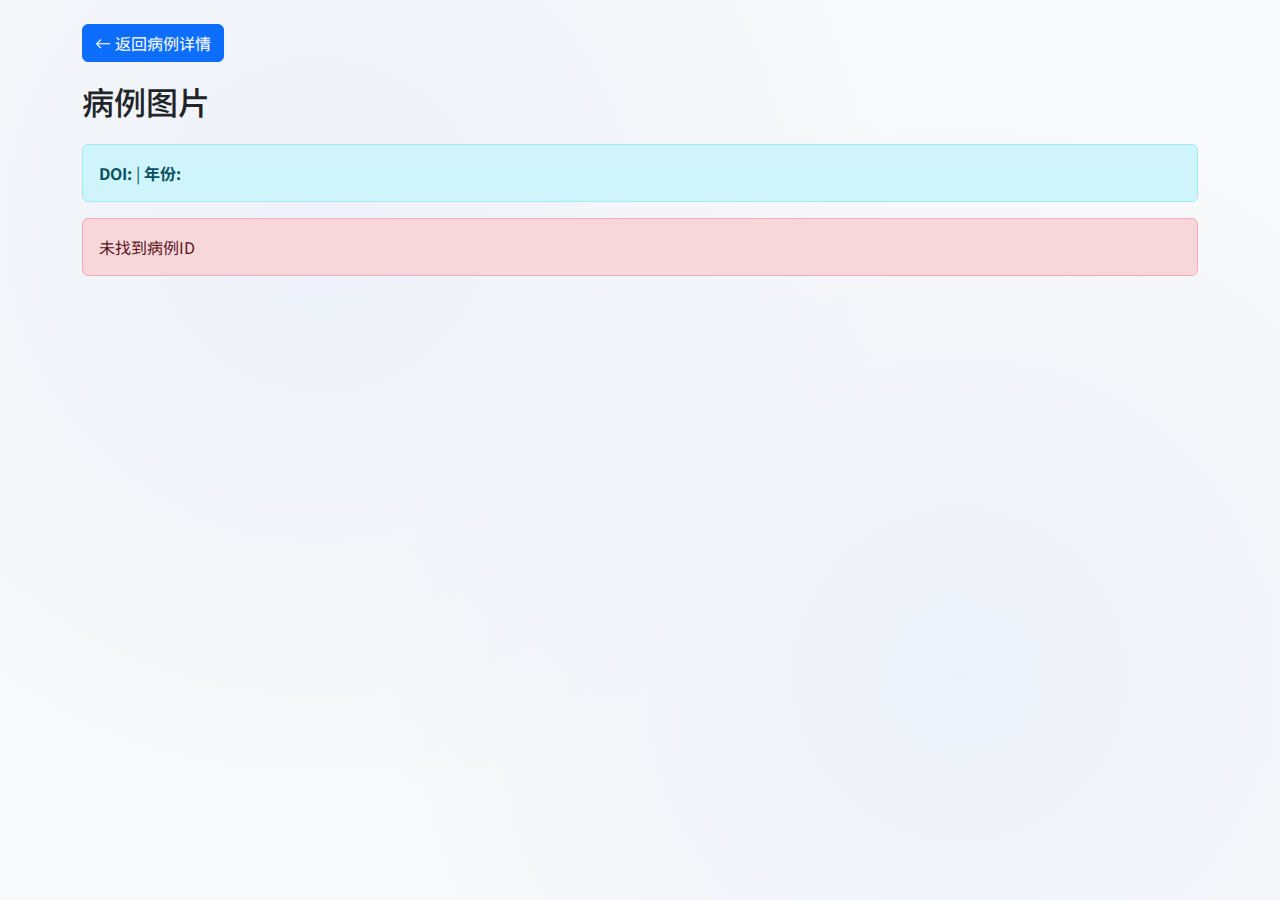
<file: case-images.html>
<!DOCTYPE html>
<html lang="zh-CN">
<head>
    <meta charset="UTF-8">
    <meta name="viewport" content="width=device-width, initial-scale=1.0">
    <title>TAVI病例图片</title>
    <link href="https://fonts.googleapis.com/css2?family=Noto+Sans+SC:wght@400;500;700&display=swap" rel="stylesheet">
    <link href="https://cdn.jsdelivr.net/npm/bootstrap@5.3.0-alpha1/dist/css/bootstrap.min.css" rel="stylesheet">
    <link rel="stylesheet" href="https://cdn.jsdelivr.net/npm/bootstrap-icons@1.10.0/font/bootstrap-icons.css">
    <link rel="stylesheet" href="styles.css">
    <style>
        .image-container {
            margin-bottom: 30px;
            border: 1px solid #ddd;
            border-radius: 5px;
            padding: 15px;
            background-color: #f8f9fa;
        }
        .case-image {
            max-width: 100%;
            height: auto;
            margin-bottom: 10px;
            border-radius: 5px;
        }
        .image-caption {
            font-style: italic;
            color: #555;
            margin-top: 10px;
        }
        .back-button {
            margin-bottom: 20px;
        }
    </style>
</head>
<body>
    <div class="container mt-4">
        <div class="row">
            <div class="col-12">
                <button class="btn btn-primary back-button" onclick="window.close()">
                    <i class="bi bi-arrow-left"></i> 返回病例详情
                </button>
                <h2 class="mb-4" id="case-title">病例图片</h2>
                <div class="alert alert-info">
                    <strong>DOI:</strong> <span id="case-doi"></span> | 
                    <strong>年份:</strong> <span id="case-year"></span>
                </div>
                <div id="images-container">
                    <!-- 图片将通过JavaScript动态加载 -->
                </div>
            </div>
        </div>
    </div>

    <script src="data.js"></script>
    <script>
        document.addEventListener('DOMContentLoaded', () => {
            // 从URL获取病例ID
            const urlParams = new URLSearchParams(window.location.search);
            const caseId = parseInt(urlParams.get('id'));
            
            if (!caseId) {
                document.getElementById('images-container').innerHTML = '<div class="alert alert-danger">未找到病例ID</div>';
                return;
            }
            
            // 查找病例
            const caseItem = taviCases.find(item => item.id === caseId);
            if (!caseItem) {
                document.getElementById('images-container').innerHTML = '<div class="alert alert-danger">未找到病例数据</div>';
                return;
            }
            
            // 更新页面标题和信息
            document.getElementById('case-title').textContent = `病例 #${caseId} 图片`;
            document.getElementById('case-doi').textContent = caseItem.doi || 'N/A';
            document.getElementById('case-year').textContent = caseItem.year || 'N/A';
            
            // 检查是否有图片
            if (!caseItem.Files || !caseItem.Files.Images || caseItem.Files.Images.length === 0) {
                document.getElementById('images-container').innerHTML = '<div class="alert alert-warning">该病例没有图片</div>';
                return;
            }
            
            // 渲染图片
            const imagesContainer = document.getElementById('images-container');
            caseItem.Files.Images.forEach((image, index) => {
                const imageDiv = document.createElement('div');
                imageDiv.className = 'image-container';
                
                // 创建图片元素
                const img = document.createElement('img');
                img.src = `file:///${image.path}`;
                img.alt = `病例图片 ${index + 1}`;
                img.className = 'case-image';
                
                // 添加错误处理
                img.onerror = function() {
                    // 创建错误提示
                    const errorDiv = document.createElement('div');
                    errorDiv.className = 'alert alert-warning';
                    errorDiv.innerHTML = `
                        <strong>图片无法加载</strong><br>
                        路径: ${image.path}<br>
                        <small>由于浏览器安全限制，可能无法直接显示本地图片。</small>
                    `;
                    
                    // 替换图片元素
                    this.parentNode.replaceChild(errorDiv, this);
                };
                
                // 创建图注元素
                const caption = document.createElement('p');
                caption.className = 'image-caption';
                caption.textContent = `${image.caption || '无图注'}`;
                
                // 添加到容器
                imageDiv.appendChild(img);
                imageDiv.appendChild(caption);
                imagesContainer.appendChild(imageDiv);
            });
        });
    </script>
</body>
</html>
</file>
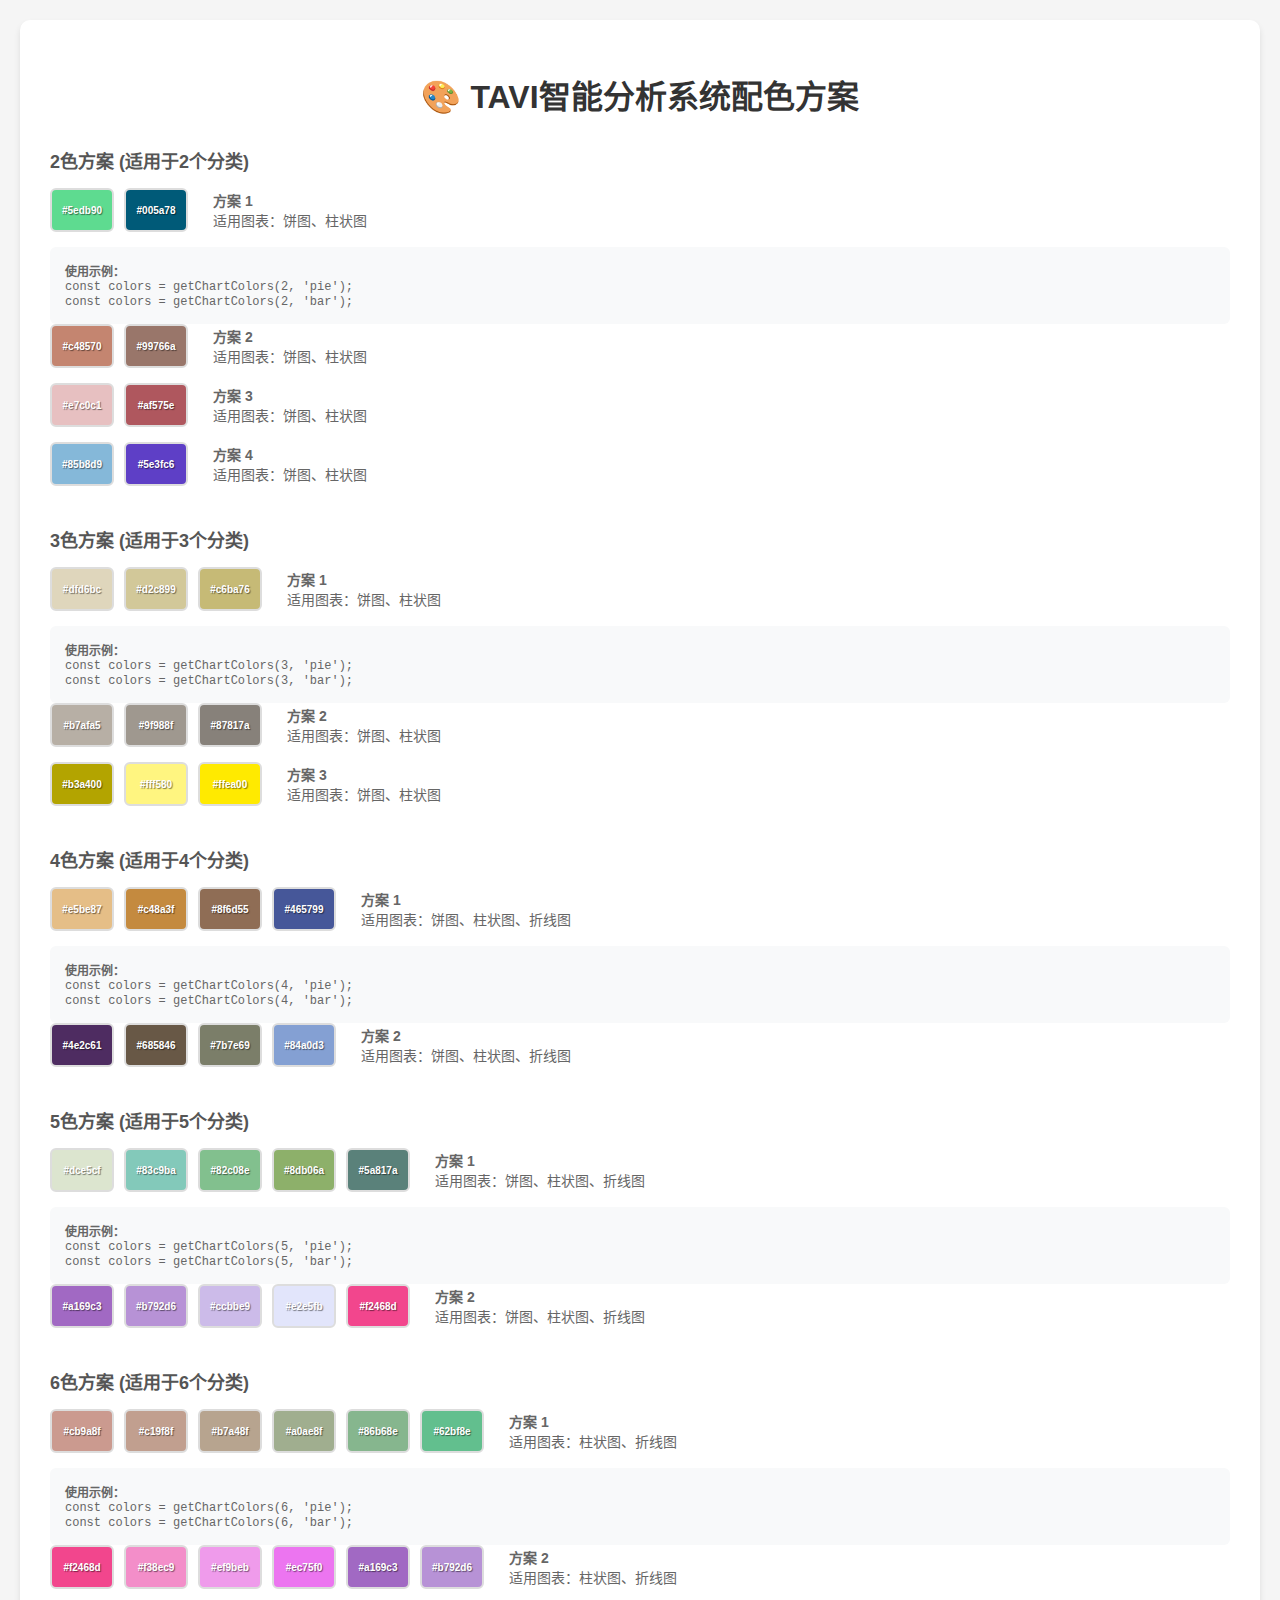
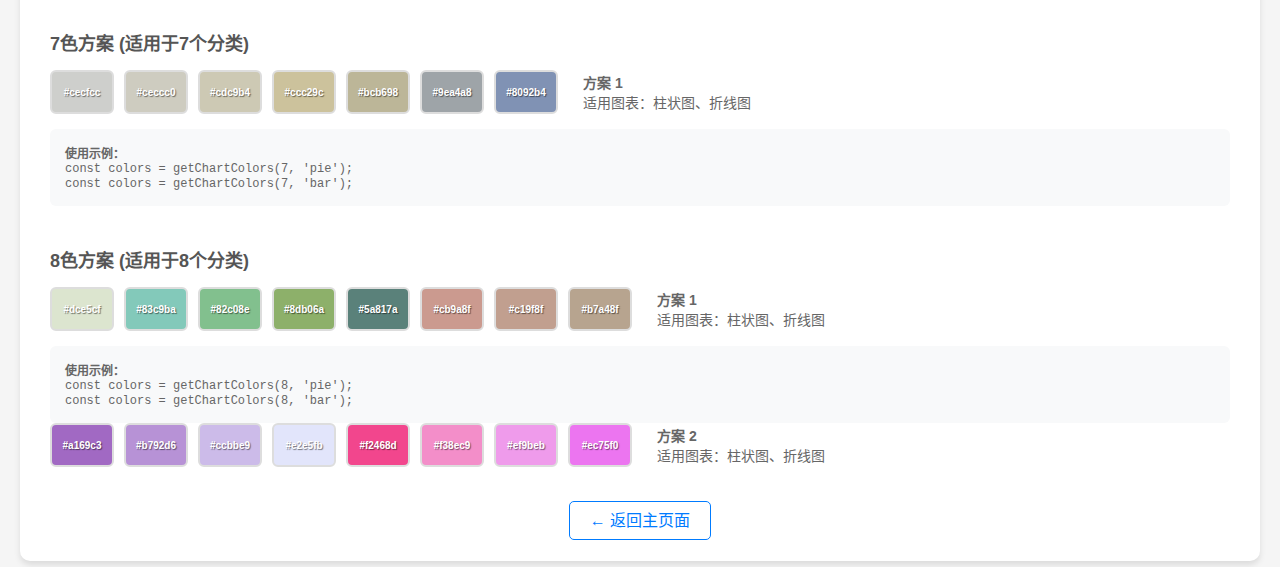
<file: color-preview.html>
<!DOCTYPE html>
<html lang="zh-CN">
<head>
    <meta charset="UTF-8">
    <meta name="viewport" content="width=device-width, initial-scale=1.0">
    <title>TAVI配色方案预览</title>
    <style>
        body {
            font-family: 'Segoe UI', Tahoma, Geneva, Verdana, sans-serif;
            margin: 20px;
            background-color: #f5f5f5;
        }
        .container {
            max-width: 1200px;
            margin: 0 auto;
            background: white;
            padding: 30px;
            border-radius: 10px;
            box-shadow: 0 4px 6px rgba(0,0,0,0.1);
        }
        h1 {
            text-align: center;
            color: #333;
            margin-bottom: 30px;
        }
        .scheme-group {
            margin-bottom: 40px;
        }
        .scheme-title {
            font-size: 18px;
            font-weight: bold;
            margin-bottom: 15px;
            color: #555;
        }
        .scheme-row {
            display: flex;
            gap: 10px;
            margin-bottom: 15px;
            align-items: center;
        }
        .color-box {
            width: 60px;
            height: 40px;
            border-radius: 6px;
            border: 2px solid #ddd;
            display: flex;
            align-items: center;
            justify-content: center;
            font-size: 10px;
            color: white;
            text-shadow: 1px 1px 1px rgba(0,0,0,0.5);
            font-weight: bold;
        }
        .scheme-info {
            margin-left: 15px;
            font-size: 14px;
            color: #666;
        }
        .usage-example {
            background: #f8f9fa;
            padding: 15px;
            border-radius: 6px;
            margin-top: 10px;
            font-size: 12px;
            color: #666;
        }
        .back-link {
            text-align: center;
            margin-top: 30px;
        }
        .back-link a {
            color: #007bff;
            text-decoration: none;
            padding: 10px 20px;
            border: 1px solid #007bff;
            border-radius: 5px;
            transition: all 0.3s;
        }
        .back-link a:hover {
            background: #007bff;
            color: white;
        }
    </style>
</head>
<body>
    <div class="container">
        <h1>🎨 TAVI智能分析系统配色方案</h1>
        
        <div id="color-schemes"></div>
        
        <div class="back-link">
            <a href="index.html">← 返回主页面</a>
        </div>
    </div>

    <script src="color-palette.js"></script>
    <script>
        // 显示所有配色方案
        function displayColorSchemes() {
            const container = document.getElementById('color-schemes');
            const colorPalette = new ColorPalette();
            const allSchemes = colorPalette.getAllSchemes();
            
            Object.keys(allSchemes).forEach(count => {
                const schemes = allSchemes[count];
                const groupDiv = document.createElement('div');
                groupDiv.className = 'scheme-group';
                
                const title = document.createElement('div');
                title.className = 'scheme-title';
                title.textContent = `${count}色方案 (适用于${count}个分类)`;
                groupDiv.appendChild(title);
                
                schemes.forEach((scheme, index) => {
                    const rowDiv = document.createElement('div');
                    rowDiv.className = 'scheme-row';
                    
                    // 显示颜色块
                    scheme.forEach((color, colorIndex) => {
                        const colorBox = document.createElement('div');
                        colorBox.className = 'color-box';
                        colorBox.style.backgroundColor = color;
                        colorBox.textContent = color;
                        rowDiv.appendChild(colorBox);
                    });
                    
                    // 添加方案信息
                    const info = document.createElement('div');
                    info.className = 'scheme-info';
                    info.innerHTML = `
                        <strong>方案 ${index + 1}</strong><br>
                        适用图表：${getChartTypes(count)}
                    `;
                    rowDiv.appendChild(info);
                    
                    groupDiv.appendChild(rowDiv);
                    
                    // 添加使用示例
                    if (index === 0) {
                        const example = document.createElement('div');
                        example.className = 'usage-example';
                        example.innerHTML = `
                            <strong>使用示例：</strong><br>
                            <code>const colors = getChartColors(${count}, 'pie');</code><br>
                            <code>const colors = getChartColors(${count}, 'bar');</code>
                        `;
                        groupDiv.appendChild(example);
                    }
                });
                
                container.appendChild(groupDiv);
            });
        }
        
        // 获取适用的图表类型
        function getChartTypes(count) {
            if (count <= 3) {
                return '饼图、柱状图';
            } else if (count <= 5) {
                return '饼图、柱状图、折线图';
            } else {
                return '柱状图、折线图';
            }
        }
        
        // 页面加载完成后显示配色方案
        document.addEventListener('DOMContentLoaded', displayColorSchemes);
    </script>
</body>
</html>
</file>
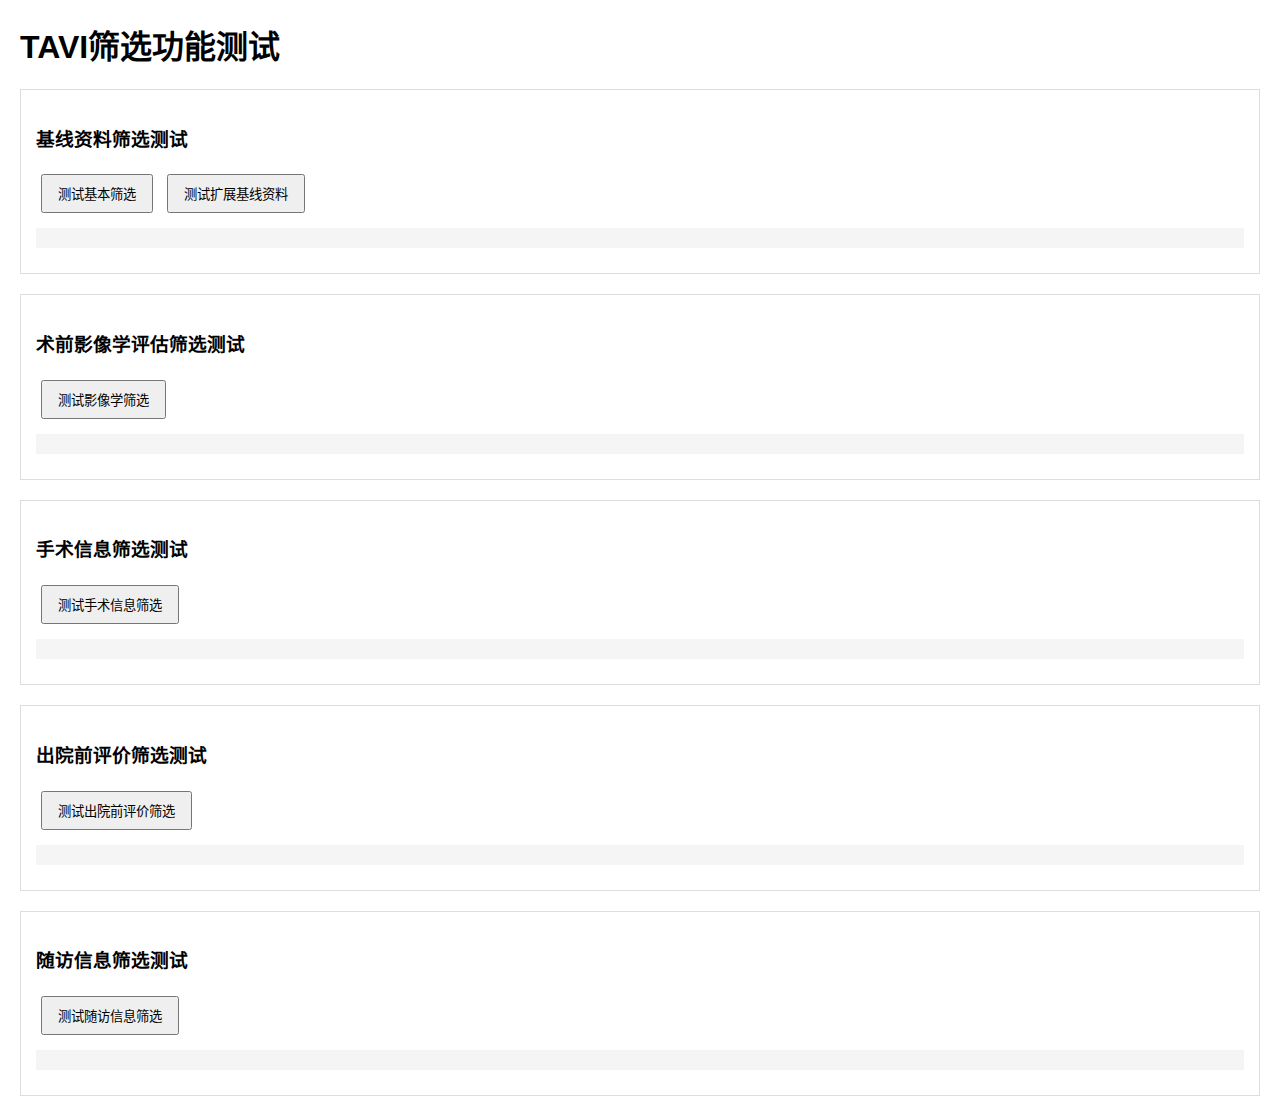
<file: test_filters.html>
<!DOCTYPE html>
<html lang="zh-CN">
<head>
    <meta charset="UTF-8">
    <meta name="viewport" content="width=device-width, initial-scale=1.0">
    <title>筛选功能测试</title>
    <style>
        body { font-family: Arial, sans-serif; margin: 20px; }
        .test-section { margin: 20px 0; padding: 15px; border: 1px solid #ddd; }
        .test-result { margin: 10px 0; padding: 10px; background: #f5f5f5; }
        button { margin: 5px; padding: 8px 15px; }
        .success { color: green; }
        .error { color: red; }
    </style>
</head>
<body>
    <h1>TAVI筛选功能测试</h1>
    
    <div class="test-section">
        <h3>基线资料筛选测试</h3>
        <button onclick="testBasicFilters()">测试基本筛选</button>
        <button onclick="testExtendedBaseline()">测试扩展基线资料</button>
        <div id="baseline-result" class="test-result"></div>
    </div>
    
    <div class="test-section">
        <h3>术前影像学评估筛选测试</h3>
        <button onclick="testImagingFilters()">测试影像学筛选</button>
        <div id="imaging-result" class="test-result"></div>
    </div>
    
    <div class="test-section">
        <h3>手术信息筛选测试</h3>
        <button onclick="testSurgeryFilters()">测试手术信息筛选</button>
        <div id="surgery-result" class="test-result"></div>
    </div>
    
    <div class="test-section">
        <h3>出院前评价筛选测试</h3>
        <button onclick="testDischargeFilters()">测试出院前评价筛选</button>
        <div id="discharge-result" class="test-result"></div>
    </div>
    
    <div class="test-section">
        <h3>随访信息筛选测试</h3>
        <button onclick="testFollowupFilters()">测试随访信息筛选</button>
        <div id="followup-result" class="test-result"></div>
    </div>

    <script>
        const API_BASE = 'http://localhost:5000/api';
        
        async function testAPI(endpoint, filters, description) {
            try {
                const response = await fetch(`${API_BASE}/${endpoint}`, {
                    method: 'POST',
                    headers: {
                        'Content-Type': 'application/json',
                    },
                    body: JSON.stringify(filters)
                });
                
                if (!response.ok) {
                    throw new Error(`HTTP ${response.status}: ${response.statusText}`);
                }
                
                const data = await response.json();
                return {
                    success: true,
                    data: data,
                    description: description
                };
            } catch (error) {
                return {
                    success: false,
                    error: error.message,
                    description: description
                };
            }
        }
        
        function displayResult(elementId, results) {
            const element = document.getElementById(elementId);
            let html = '';
            
            results.forEach(result => {
                const className = result.success ? 'success' : 'error';
                html += `<div class="${className}">`;
                html += `<strong>${result.description}:</strong> `;
                if (result.success) {
                    html += `成功 - 返回 ${result.data.total_count || result.data.length || '未知'} 条记录`;
                } else {
                    html += `失败 - ${result.error}`;
                }
                html += '</div>';
            });
            
            element.innerHTML = html;
        }
        
        async function testBasicFilters() {
            const tests = [
                {
                    filters: { age_min: 70, age_max: 80 },
                    description: '年龄筛选 (70-80岁)'
                },
                {
                    filters: { gender: ['Male'] },
                    description: '性别筛选 (男性)'
                },
                {
                    filters: { atrial_fibrillation: true },
                    description: '房颤筛选 (是)'
                },
                {
                    filters: { nyha_classification: ['III'] },
                    description: 'NYHA分级筛选 (III级)'
                }
            ];
            
            const results = [];
            for (const test of tests) {
                const result = await testAPI('data', test.filters, test.description);
                results.push(result);
            }
            
            displayResult('baseline-result', results);
        }
        
        async function testExtendedBaseline() {
            const tests = [
                {
                    filters: { diabetes_mellitus: true },
                    description: '糖尿病筛选'
                },
                {
                    filters: { hypertension: true },
                    description: '高血压筛选'
                },
                {
                    filters: { mi_history: true },
                    description: '心梗史筛选'
                },
                {
                    filters: { sts_score_min: 5, sts_score_max: 10 },
                    description: 'STS评分筛选 (5-10)'
                }
            ];
            
            const results = [];
            for (const test of tests) {
                const result = await testAPI('data', test.filters, test.description);
                results.push(result);
            }
            
            displayResult('baseline-result', results);
        }
        
        async function testImagingFilters() {
            const tests = [
                {
                    filters: { lvef_min: 50, lvef_max: 70 },
                    description: 'LVEF筛选 (50-70%)'
                },
                {
                    filters: { aortic_valve_mean_pg_min: 40, aortic_valve_mean_pg_max: 60 },
                    description: '平均跨瓣压差筛选 (40-60mmHg)'
                },
                {
                    filters: { annular_area_min: 4, annular_area_max: 6 },
                    description: '瓣环面积筛选 (4-6cm²)'
                }
            ];
            
            const results = [];
            for (const test of tests) {
                const result = await testAPI('data', test.filters, test.description);
                results.push(result);
            }
            
            displayResult('imaging-result', results);
        }
        
        async function testSurgeryFilters() {
            const tests = [
                {
                    filters: { transfemoral_access: true },
                    description: '经股动脉入路筛选'
                },
                {
                    filters: { thv_size: [26] },
                    description: '瓣膜尺寸筛选 (26mm)'
                },
                {
                    filters: { immediate_pvl_occurred: true },
                    description: '术后即刻瓣周漏筛选'
                }
            ];
            
            const results = [];
            for (const test of tests) {
                const result = await testAPI('data', test.filters, test.description);
                results.push(result);
            }
            
            displayResult('surgery-result', results);
        }
        
        async function testDischargeFilters() {
            const tests = [
                {
                    filters: { death_before_discharge: true },
                    description: '出院前死亡筛选'
                },
                {
                    filters: { major_bleeding: true },
                    description: '大出血筛选'
                },
                {
                    filters: { pacemaker_implantation: true },
                    description: '起搏器植入筛选'
                }
            ];
            
            const results = [];
            for (const test of tests) {
                const result = await testAPI('data', test.filters, test.description);
                results.push(result);
            }
            
            displayResult('discharge-result', results);
        }
        
        async function testFollowupFilters() {
            const tests = [
                {
                    filters: { mortality_30d: true },
                    description: '30天死亡率筛选'
                },
                {
                    filters: { mortality_1y: true },
                    description: '1年死亡率筛选'
                },
                {
                    filters: { pvl_detected_last_followup: true },
                    description: '随访时瓣周漏筛选'
                }
            ];
            
            const results = [];
            for (const test of tests) {
                const result = await testAPI('data', test.filters, test.description);
                results.push(result);
            }
            
            displayResult('followup-result', results);
        }
    </script>
</body>
</html>
</file>
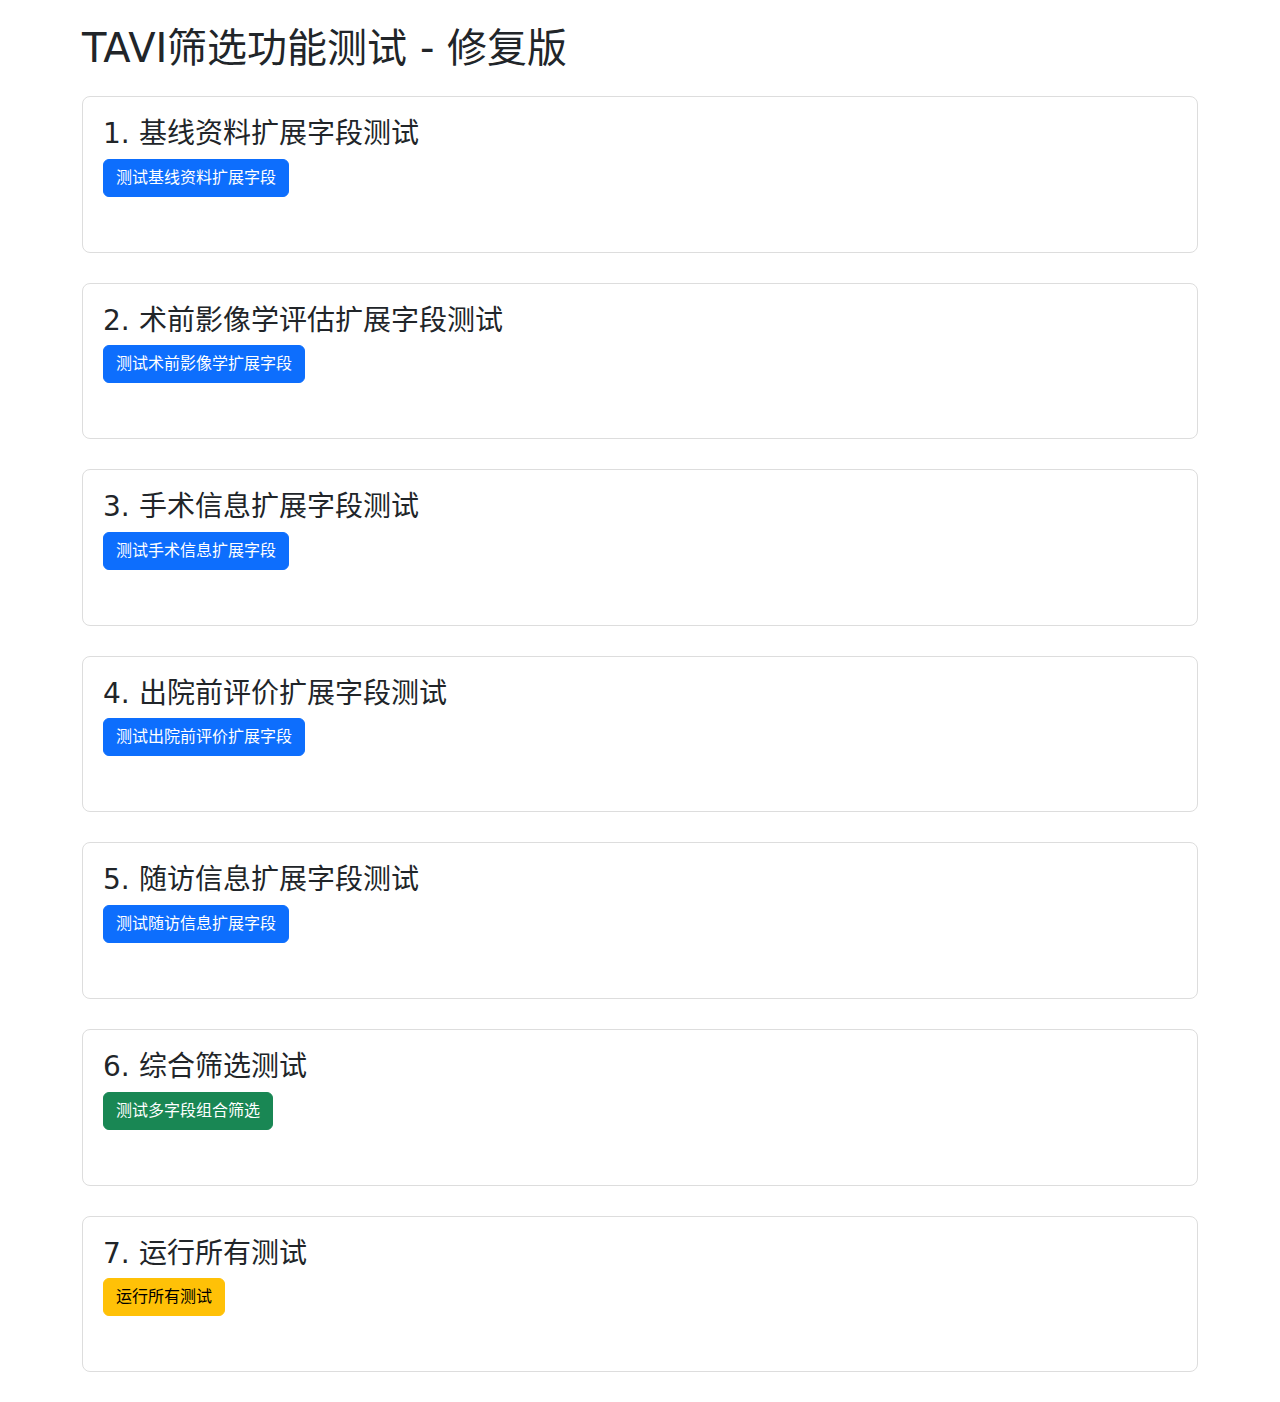
<file: test_filters_fixed.html>
<!DOCTYPE html>
<html lang="zh-CN">
<head>
    <meta charset="UTF-8">
    <meta name="viewport" content="width=device-width, initial-scale=1.0">
    <title>TAVI筛选功能测试 - 修复版</title>
    <link href="https://cdn.jsdelivr.net/npm/bootstrap@5.1.3/dist/css/bootstrap.min.css" rel="stylesheet">
    <style>
        .test-section {
            margin-bottom: 30px;
            padding: 20px;
            border: 1px solid #ddd;
            border-radius: 8px;
        }
        .test-result {
            margin-top: 15px;
            padding: 10px;
            border-radius: 5px;
        }
        .test-success {
            background-color: #d4edda;
            border: 1px solid #c3e6cb;
            color: #155724;
        }
        .test-error {
            background-color: #f8d7da;
            border: 1px solid #f5c6cb;
            color: #721c24;
        }
        .test-info {
            background-color: #d1ecf1;
            border: 1px solid #bee5eb;
            color: #0c5460;
        }
    </style>
</head>
<body>
    <div class="container mt-4">
        <h1 class="mb-4">TAVI筛选功能测试 - 修复版</h1>
        
        <!-- 基线资料扩展字段测试 -->
        <div class="test-section">
            <h3>1. 基线资料扩展字段测试</h3>
            <button class="btn btn-primary" onclick="testBaselineExtended()">测试基线资料扩展字段</button>
            <div id="baseline-extended-result" class="test-result"></div>
        </div>
        
        <!-- 术前影像学评估扩展字段测试 -->
        <div class="test-section">
            <h3>2. 术前影像学评估扩展字段测试</h3>
            <button class="btn btn-primary" onclick="testImagingExtended()">测试术前影像学扩展字段</button>
            <div id="imaging-extended-result" class="test-result"></div>
        </div>
        
        <!-- 手术信息扩展字段测试 -->
        <div class="test-section">
            <h3>3. 手术信息扩展字段测试</h3>
            <button class="btn btn-primary" onclick="testProcedureExtended()">测试手术信息扩展字段</button>
            <div id="procedure-extended-result" class="test-result"></div>
        </div>
        
        <!-- 出院前评价扩展字段测试 -->
        <div class="test-section">
            <h3>4. 出院前评价扩展字段测试</h3>
            <button class="btn btn-primary" onclick="testDischargeExtended()">测试出院前评价扩展字段</button>
            <div id="discharge-extended-result" class="test-result"></div>
        </div>
        
        <!-- 随访信息扩展字段测试 -->
        <div class="test-section">
            <h3>5. 随访信息扩展字段测试</h3>
            <button class="btn btn-primary" onclick="testFollowupExtended()">测试随访信息扩展字段</button>
            <div id="followup-extended-result" class="test-result"></div>
        </div>
        
        <!-- 综合测试 -->
        <div class="test-section">
            <h3>6. 综合筛选测试</h3>
            <button class="btn btn-success" onclick="testCombinedFilters()">测试多字段组合筛选</button>
            <div id="combined-result" class="test-result"></div>
        </div>
        
        <!-- 全部测试 -->
        <div class="test-section">
            <h3>7. 运行所有测试</h3>
            <button class="btn btn-warning" onclick="runAllTests()">运行所有测试</button>
            <div id="all-tests-result" class="test-result"></div>
        </div>
    </div>

    <script>
        const API_BASE_URL = 'http://localhost:5000/api';
        
        // 测试基线资料扩展字段
        async function testBaselineExtended() {
            const resultDiv = document.getElementById('baseline-extended-result');
            resultDiv.innerHTML = '<div class="test-info">正在测试基线资料扩展字段...</div>';
            
            try {
                // 测试糖尿病筛选
                const diabetesFilter = { diabetes_mellitus: true };
                const diabetesResult = await testFilter(diabetesFilter, '糖尿病患者');
                
                // 测试高血压筛选
                const hypertensionFilter = { hypertension: true };
                const hypertensionResult = await testFilter(hypertensionFilter, '高血压患者');
                
                // 测试药物筛选
                const medicationFilter = { acei_arb: true, beta_blocker: true };
                const medicationResult = await testFilter(medicationFilter, 'ACEI/ARB + Beta受体阻滞剂');
                
                // 测试体表面积范围
                const surfaceAreaFilter = { surface_area_min: 1.5, surface_area_max: 2.0 };
                const surfaceAreaResult = await testFilter(surfaceAreaFilter, '体表面积1.5-2.0m²');
                
                const results = [diabetesResult, hypertensionResult, medicationResult, surfaceAreaResult];
                const successCount = results.filter(r => r.success).length;
                
                resultDiv.innerHTML = `
                    <div class="test-${successCount === results.length ? 'success' : 'error'}">
                        基线资料扩展字段测试完成: ${successCount}/${results.length} 通过
                        <ul>
                            ${results.map(r => `<li>${r.name}: ${r.success ? '✓' : '✗'} (${r.count}例)</li>`).join('')}
                        </ul>
                    </div>
                `;
            } catch (error) {
                resultDiv.innerHTML = `<div class="test-error">测试失败: ${error.message}</div>`;
            }
        }
        
        // 测试术前影像学评估扩展字段
        async function testImagingExtended() {
            const resultDiv = document.getElementById('imaging-extended-result');
            resultDiv.innerHTML = '<div class="test-info">正在测试术前影像学评估扩展字段...</div>';
            
            try {
                // 测试瓣环参数
                const annularFilter = { annular_area_min: 3.0, annular_mean_diameter_min: 20.0 };
                const annularResult = await testFilter(annularFilter, '瓣环面积≥3.0cm²且平均直径≥20mm');
                
                // 测试钙化参数
                const calcificationFilter = { supraannular_calcification_min: 100 };
                const calcificationResult = await testFilter(calcificationFilter, '瓣环上钙化≥100mm³');
                
                // 测试冠脉高度
                const coronaryFilter = { left_coronary_height_min: 10.0, right_coronary_height_min: 10.0 };
                const coronaryResult = await testFilter(coronaryFilter, '左右冠脉高度均≥10mm');
                
                // 测试LVOT参数
                const lvotFilter = { lvot_diameter_min: 20.0, lvot_calcification_max: 500 };
                const lvotResult = await testFilter(lvotFilter, 'LVOT直径≥20mm且钙化≤500mm³');
                
                const results = [annularResult, calcificationResult, coronaryResult, lvotResult];
                const successCount = results.filter(r => r.success).length;
                
                resultDiv.innerHTML = `
                    <div class="test-${successCount === results.length ? 'success' : 'error'}">
                        术前影像学评估扩展字段测试完成: ${successCount}/${results.length} 通过
                        <ul>
                            ${results.map(r => `<li>${r.name}: ${r.success ? '✓' : '✗'} (${r.count}例)</li>`).join('')}
                        </ul>
                    </div>
                `;
            } catch (error) {
                resultDiv.innerHTML = `<div class="test-error">测试失败: ${error.message}</div>`;
            }
        }
        
        // 测试手术信息扩展字段
        async function testProcedureExtended() {
            const resultDiv = document.getElementById('procedure-extended-result');
            resultDiv.innerHTML = '<div class="test-info">正在测试手术信息扩展字段...</div>';
            
            try {
                // 测试预扩张和后扩张
                const dilationFilter = { pre_dilation: true, post_dilation: false };
                const dilationResult = await testFilter(dilationFilter, '预扩张但未后扩张');
                
                // 测试手术时间
                const timeFilter = { total_procedure_time_min: 60, fluoroscopy_time_max: 30 };
                const timeResult = await testFilter(timeFilter, '总术时≥60分钟且造影时间≤30分钟');
                
                // 测试并发症
                const complicationFilter = { prosthesis_malposition: true, annular_rupture: false };
                const complicationResult = await testFilter(complicationFilter, '严重错位但无瓣环撕裂');
                
                // 测试术后即刻参数
                const immediateFilter = { immediate_lvef_min: 50, immediate_mean_pg_max: 15 };
                const immediateResult = await testFilter(immediateFilter, '术后即刻LVEF≥50%且跨瓣压差≤15mmHg');
                
                const results = [dilationResult, timeResult, complicationResult, immediateResult];
                const successCount = results.filter(r => r.success).length;
                
                resultDiv.innerHTML = `
                    <div class="test-${successCount === results.length ? 'success' : 'error'}">
                        手术信息扩展字段测试完成: ${successCount}/${results.length} 通过
                        <ul>
                            ${results.map(r => `<li>${r.name}: ${r.success ? '✓' : '✗'} (${r.count}例)</li>`).join('')}
                        </ul>
                    </div>
                `;
            } catch (error) {
                resultDiv.innerHTML = `<div class="test-error">测试失败: ${error.message}</div>`;
            }
        }
        
        // 测试出院前评价扩展字段
        async function testDischargeExtended() {
            const resultDiv = document.getElementById('discharge-extended-result');
            resultDiv.innerHTML = '<div class="test-info">正在测试出院前评价扩展字段...</div>';
            
            try {
                // 测试并发症组合
                const complicationFilter = { aki: false, major_vascular_complication: false, mi_ami: false };
                const complicationResult = await testFilter(complicationFilter, '无急性肾衰、血管并发症和心梗');
                
                // 测试出院前血流动力学
                const hemodynamicFilter = { max_pg_max: 30, flow_velocity_max: 3.0 };
                const hemodynamicResult = await testFilter(hemodynamicFilter, '出院前最大压差≤30mmHg且流速≤3.0m/s');
                
                // 测试瓣周漏
                const pvlFilter = { pvl_detected: true, pvl_severity: '轻度' };
                const pvlResult = await testFilter(pvlFilter, '出院前轻度瓣周漏');
                
                const results = [complicationResult, hemodynamicResult, pvlResult];
                const successCount = results.filter(r => r.success).length;
                
                resultDiv.innerHTML = `
                    <div class="test-${successCount === results.length ? 'success' : 'error'}">
                        出院前评价扩展字段测试完成: ${successCount}/${results.length} 通过
                        <ul>
                            ${results.map(r => `<li>${r.name}: ${r.success ? '✓' : '✗'} (${r.count}例)</li>`).join('')}
                        </ul>
                    </div>
                `;
            } catch (error) {
                resultDiv.innerHTML = `<div class="test-error">测试失败: ${error.message}</div>`;
            }
        }
        
        // 测试随访信息扩展字段
        async function testFollowupExtended() {
            const resultDiv = document.getElementById('followup-extended-result');
            resultDiv.innerHTML = '<div class="test-info">正在测试随访信息扩展字段...</div>';
            
            try {
                // 测试30天事件
                const thirtyDayFilter = { mi_30d: false, stroke_30d: false, hf_readmission_30d: false };
                const thirtyDayResult = await testFilter(thirtyDayFilter, '30天无心梗、卒中、心衰再住院');
                
                // 测试随访血流动力学
                const followupHemoFilter = { lvef_last_followup_min: 55, max_pg_last_followup_max: 25 };
                const followupHemoResult = await testFilter(followupHemoFilter, '随访LVEF≥55%且最大压差≤25mmHg');
                
                // 测试后续干预
                const interventionFilter = { subsequent_intervention: false, reoperation: false };
                const interventionResult = await testFilter(interventionFilter, '无后续干预和二次手术');
                
                // 测试随访瓣周漏
                const followupPvlFilter = { pvl_detected_last_followup: false };
                const followupPvlResult = await testFilter(followupPvlFilter, '随访无瓣周漏');
                
                const results = [thirtyDayResult, followupHemoResult, interventionResult, followupPvlResult];
                const successCount = results.filter(r => r.success).length;
                
                resultDiv.innerHTML = `
                    <div class="test-${successCount === results.length ? 'success' : 'error'}">
                        随访信息扩展字段测试完成: ${successCount}/${results.length} 通过
                        <ul>
                            ${results.map(r => `<li>${r.name}: ${r.success ? '✓' : '✗'} (${r.count}例)</li>`).join('')}
                        </ul>
                    </div>
                `;
            } catch (error) {
                resultDiv.innerHTML = `<div class="test-error">测试失败: ${error.message}</div>`;
            }
        }
        
        // 测试组合筛选
        async function testCombinedFilters() {
            const resultDiv = document.getElementById('combined-result');
            resultDiv.innerHTML = '<div class="test-info">正在测试多字段组合筛选...</div>';
            
            try {
                // 复杂组合筛选：高危患者
                const highRiskFilter = {
                    age_min: 75,
                    diabetes_mellitus: true,
                    lvef_max: 50,
                    aortic_valve_mean_pg_min: 40,
                    sts_score_min: 8.0
                };
                const highRiskResult = await testFilter(highRiskFilter, '高危患者(年龄≥75岁+糖尿病+LVEF≤50%+平均压差≥40mmHg+STS≥8分)');
                
                // 理想结果患者
                const idealFilter = {
                    mortality_30d: false,
                    mortality_1y: false,
                    immediate_pvl_occurred: false,
                    pvl_detected_last_followup: false,
                    major_bleeding: false,
                    stroke_before_discharge: false
                };
                const idealResult = await testFilter(idealFilter, '理想结果患者(无死亡、瓣周漏、大出血、卒中)');
                
                const results = [highRiskResult, idealResult];
                const successCount = results.filter(r => r.success).length;
                
                resultDiv.innerHTML = `
                    <div class="test-${successCount === results.length ? 'success' : 'error'}">
                        组合筛选测试完成: ${successCount}/${results.length} 通过
                        <ul>
                            ${results.map(r => `<li>${r.name}: ${r.success ? '✓' : '✗'} (${r.count}例)</li>`).join('')}
                        </ul>
                    </div>
                `;
            } catch (error) {
                resultDiv.innerHTML = `<div class="test-error">测试失败: ${error.message}</div>`;
            }
        }
        
        // 运行所有测试
        async function runAllTests() {
            const resultDiv = document.getElementById('all-tests-result');
            resultDiv.innerHTML = '<div class="test-info">正在运行所有测试...</div>';
            
            try {
                await testBaselineExtended();
                await testImagingExtended();
                await testProcedureExtended();
                await testDischargeExtended();
                await testFollowupExtended();
                await testCombinedFilters();
                
                resultDiv.innerHTML = '<div class="test-success">所有测试已完成！请查看各个测试部分的详细结果。</div>';
            } catch (error) {
                resultDiv.innerHTML = `<div class="test-error">运行测试时出错: ${error.message}</div>`;
            }
        }
        
        // 通用测试函数
        async function testFilter(filters, description) {
            try {
                const response = await fetch(`${API_BASE_URL}/data`, {
                    method: 'POST',
                    headers: {
                        'Content-Type': 'application/json',
                    },
                    body: JSON.stringify({ filters })
                });
                
                if (!response.ok) {
                    throw new Error(`HTTP ${response.status}: ${response.statusText}`);
                }
                
                const data = await response.json();
                return {
                    name: description,
                    success: true,
                    count: data.total || 0,
                    data: data
                };
            } catch (error) {
                return {
                    name: description,
                    success: false,
                    count: 0,
                    error: error.message
                };
            }
        }
    </script>
</body>
</html>
</file>
<file: styles.css>
/* 全局样式 */
body {
    font-family: 'Noto Sans SC', 'Microsoft YaHei', 'Segoe UI', Tahoma, Geneva, Verdana, sans-serif;
    background-color: #f8f9fa;
    background-image: 
        radial-gradient(circle at 25% 25%, rgba(42, 100, 246, 0.05) 0%, transparent 50%),
        radial-gradient(circle at 75% 75%, rgba(42, 100, 246, 0.05) 0%, transparent 50%);
    background-attachment: fixed;
}

/* 标题样式 - 科技风格 */
header.bg-primary {
    background: linear-gradient(135deg, #0062E6, #33AEFF) !important;
    box-shadow: 0 4px 20px rgba(0, 98, 230, 0.3);
    border-radius: 0 0 15px 15px;
    margin-bottom: 25px !important;
    position: relative;
    overflow: hidden;
}

header.bg-primary::before {
    content: '';
    position: absolute;
    top: -50%;
    left: -50%;
    width: 200%;
    height: 200%;
    background: radial-gradient(circle, rgba(255,255,255,0.1) 0%, rgba(255,255,255,0) 70%);
    opacity: 0.5;
    animation: pulse 15s infinite linear;
}

header.bg-primary h1 {
    font-weight: 700;
    letter-spacing: 1px;
    text-shadow: 0 2px 5px rgba(0, 0, 0, 0.2);
    padding: 15px 0;
    position: relative;
    z-index: 1;
}

/* 标题图标样式 */
.header-icon {
    color: rgba(255, 255, 255, 0.9);
    text-shadow: 0 0 15px rgba(255, 255, 255, 0.5);
    animation: pulse-icon 1.5s infinite ease-in-out alternate;
}

@keyframes pulse-icon {
    from {
        transform: scale(1);
        opacity: 0.9;
    }
    to {
        transform: scale(1.1);
        opacity: 1;
    }
}

/* AI驱动徽章 */
.tech-badge {
    background: rgba(0, 0, 0, 0.2);
    font-size: 0.7rem;
    padding: 3px 8px;
    border-radius: 12px;
    vertical-align: middle;
    font-weight: 500;
    letter-spacing: 0.5px;
    border: 1px solid rgba(255, 255, 255, 0.2);
}

.tech-badge i {
    margin-right: 3px;
    font-size: 0.8rem;
    vertical-align: text-top;
}

@keyframes pulse {
    0% {
        transform: rotate(0deg);
    }
    100% {
        transform: rotate(360deg);
    }
}

/* 数据统计卡片样式 - 科技风格 */
.stats-card {
    border: none;
    border-radius: 12px;
    overflow: hidden;
    transition: all 0.3s ease;
    box-shadow: 0 5px 15px rgba(0, 0, 0, 0.08);
    background: #fff;
    position: relative;
}

.stats-card:hover {
    transform: translateY(-5px);
    box-shadow: 0 8px 25px rgba(0, 0, 0, 0.12);
}

.stats-card .card-header {
    background: linear-gradient(135deg, #f5f7fa, #e4e8f0);
    border-bottom: none;
    padding: 15px;
    font-weight: 600;
    color: #495057;
    text-align: center;
    position: relative;
    overflow: hidden;
}

.stats-card .card-header::before {
    content: '';
    position: absolute;
    top: -10px;
    left: -10px;
    width: 40px;
    height: 40px;
    background: rgba(255, 255, 255, 0.3);
    border-radius: 50%;
    z-index: 0;
}

.stats-card .card-body {
    padding: 20px;
    position: relative;
    overflow: hidden;
    text-align: center;
}

.stats-card .card-body::after {
    content: '';
    position: absolute;
    bottom: -30px;
    right: -30px;
    width: 100px;
    height: 100px;
    border-radius: 50%;
    background: rgba(13, 110, 253, 0.05);
    z-index: 0;
}

.stats-card .card-title {
    font-size: 0.9rem;
    font-weight: 600;
    color: #6c757d;
    margin-bottom: 10px;
    text-transform: uppercase;
    letter-spacing: 0.5px;
    position: relative;
    z-index: 1;
}

.stats-card .card-text {
    font-weight: 700;
    font-size: 2.5rem !important;
    margin: 0;
    position: relative;
    z-index: 1;
    /* 添加回退颜色，以防渐变不支持 */
    color: #0062E6;
    background: linear-gradient(135deg, #0062E6, #33AEFF);
    -webkit-background-clip: text;
    -webkit-text-fill-color: transparent;
    background-clip: text;
    text-fill-color: transparent;
    display: inline-block;
}

/* 添加图标 */
.stats-card .card-body::before {
    position: absolute;
    top: 8px;
    right: 12px;
    font-size: 1.5rem;
    opacity: 0.15;
    z-index: 0;
    filter: grayscale(0.5);
    transition: all 0.3s ease;
    font-family: 'bootstrap-icons';
}

.stats-card:hover .card-body::before {
    opacity: 0.3;
    transform: scale(1.1);
    filter: grayscale(0);
}

.stats-card.total-cases .card-body::before {
    content: "\F2CC";
}

.stats-card.filtered-cases .card-body::before {
    content: "\F17E";
}

.stats-card.leak-rate .card-body::before {
    content: "\F30C";
}

.stats-card.death-rate .card-body::before {
    content: "\F334";
}

/* 添加数据加载动画 */
@keyframes number-count {
    0% {
        opacity: 0;
        transform: translateY(10px);
    }
    100% {
        opacity: 1;
        transform: translateY(0);
    }
}

.stats-card .card-text {
    animation: number-count 0.8s ease-out forwards;
}

/* 特定卡片颜色 - 添加回退颜色 */
.stats-card.total-cases .card-text {
    color: #0062E6; /* 回退颜色 */
    background: linear-gradient(135deg, #0062E6, #33AEFF);
    -webkit-background-clip: text;
    -webkit-text-fill-color: transparent;
    background-clip: text;
    text-fill-color: transparent;
}

.stats-card.filtered-cases .card-text {
    color: #2E7D32; /* 回退颜色 */
    background: linear-gradient(135deg, #2E7D32, #81C784);
    -webkit-background-clip: text;
    -webkit-text-fill-color: transparent;
    background-clip: text;
    text-fill-color: transparent;
}

.stats-card.leak-rate .card-text {
    color: #FF6F00; /* 回退颜色 */
    background: linear-gradient(135deg, #FF6F00, #FFAB40);
    -webkit-background-clip: text;
    -webkit-text-fill-color: transparent;
    background-clip: text;
    text-fill-color: transparent;
}

.stats-card.death-rate .card-text {
    color: #C62828; /* 回退颜色 */
    background: linear-gradient(135deg, #C62828, #EF5350);
    -webkit-background-clip: text;
    -webkit-text-fill-color: transparent;
    background-clip: text;
    text-fill-color: transparent;
}

/* 标题样式 */
.card-header h4, .card-header h5 {
    margin-bottom: 0;
}

/* 表格样式 */
.table th {
    background-color: #f8f9fa;
    font-weight: 600;
}

/* 设置瓣膜类型列宽 */
.table th:nth-child(6),
.table td:nth-child(6) {
    min-width: 150px;
    max-width: 200px;
}

/* 病例列表行样式 */
#case-list tr:hover {
    background-color: #f1f8ff;
    cursor: pointer;
}

/* 筛选面板样式 */
#filter-form label {
    font-weight: 500;
}

/* 按钮样式 */
.btn-view-details {
    padding: 0.25rem 0.5rem;
    font-size: 0.875rem;
}

/* 模态框样式 */
.modal-body h6 {
    background-color: #f8f9fa;
    padding: 0.5rem;
    border-radius: 0.25rem;
    margin-bottom: 1rem;
}

/* 统计卡片样式 */
.card-text.fs-1 {
    font-weight: bold;
    color: #0d6efd;
}

/* 响应式调整 */
@media (max-width: 768px) {
    .container-fluid {
        padding: 0.5rem;
    }
    
    .card {
        margin-bottom: 1rem;
    }
    
    .table {
        font-size: 0.875rem;
    }
}

/* 图表容器样式 */
.chart-container {
    position: relative;
    width: 100%;
    margin: 0 auto;
    display: flex;
    justify-content: center;
    align-items: center;
}

/* 图表卡片样式 */
.chart-card {
    height: 100%;
    margin-bottom: 0;
}

.chart-card .card-body {
    padding: 1rem;
    display: flex;
    flex-direction: column;
    align-items: center;
}

/* 图表标题样式 */
.chart-card .card-header {
    background-color: #f8f9fa;
    border-bottom: 1px solid rgba(0,0,0,.125);
    padding: 0.75rem 1rem;
    text-align: center;
}

.chart-card .card-header h5 {
    margin: 0;
    font-size: 1rem;
    font-weight: 600;
}

/* 图表图例样式 */
.chartjs-legend {
    display: flex;
    justify-content: center;
    align-items: center;
    margin-top: 1rem;
}

.chartjs-legend-item {
    display: flex;
    align-items: center;
    margin: 0 1rem;
}

.chartjs-legend-item span {
    margin-left: 0.5rem;
}

/* 图例标记样式 */
.chartjs-legend-item .chartjs-legend-marker {
    width: 12px;
    height: 12px;
    display: inline-block;
    margin-right: 5px;
    border-radius: 2px;
}

.chartjs-legend-item .chartjs-legend-marker::before {
    content: '';
    display: block;
    width: 100%;
    height: 100%;
    background-color: inherit;
    border-radius: 2px;
}

/* 高亮显示匹配的病例 */
.case-matched {
    background-color: rgba(13, 110, 253, 0.1);
}

/* 状态标签样式 */
.status-badge {
    padding: 0.25rem 0.5rem;
    border-radius: 0.25rem;
    font-size: 0.75rem;
    font-weight: 600;
}

.status-badge.success {
    background-color: rgba(25, 135, 84, 0.1);
    color: #198754;
}

.status-badge.danger {
    background-color: rgba(220, 53, 69, 0.1);
    color: #dc3545;
}

.status-badge.warning {
    background-color: rgba(255, 193, 7, 0.1);
    color: #ffc107;
}

/* 加载动画 */
.loading {
    display: inline-block;
    width: 1.5rem;
    height: 1.5rem;
    border: 0.25rem solid rgba(13, 110, 253, 0.25);
    border-right-color: #0d6efd;
    border-radius: 50%;
    animation: spinner 0.75s linear infinite;
}

@keyframes spinner {
    to {
        transform: rotate(360deg);
    }
}

/* 病症文本样式 */
.case-text {
    color: inherit;
    border-bottom: none;
    cursor: default;
}

/* 自定义Tooltip样式 */
.tooltip {
    font-size: 14px;
}

.tooltip-inner {
    max-width: 350px;
    padding: 8px 12px;
    background-color: rgba(0, 0, 0, 0.8);
    border-radius: 4px;
    box-shadow: 0 2px 4px rgba(0, 0, 0, 0.2);
    line-height: 1.5;
}

.tooltip.bs-tooltip-top .arrow::before {
    border-top-color: rgba(0, 0, 0, 0.8);
}

/* 病例详情表格样式 */
.modal-body .table th {
    white-space: nowrap;
    min-width: 120px;
    background-color: #f8f9fa;
    font-weight: 600;
}

.modal-body .table td {
    word-break: break-word;
}

/* 病例详情中的基本信息和报告信息部分 */
.modal-body .table th[scope="row"] {
    width: 120px;
    min-width: 120px;
    max-width: 120px;
    white-space: nowrap;
    background-color: #f8f9fa;
}

/* 瓣膜直径选择器样式 */
.valve-diameter-select {
    position: relative;
    width: 100%;
}

.select-header {
    display: flex;
    justify-content: space-between;
    align-items: center;
    padding: 0.375rem 0.75rem;
    font-size: 1rem;
    font-weight: 400;
    line-height: 1.5;
    color: #212529;
    background-color: #fff;
    border: 1px solid #ced4da;
    border-radius: 0.25rem;
    cursor: pointer;
    user-select: none;
}

.select-header:hover {
    border-color: #86b7fe;
}

.select-header i {
    transition: transform 0.2s ease-in-out;
}

.select-header.active i {
    transform: rotate(180deg);
}

.select-dropdown {
    position: absolute;
    top: 100%;
    left: 0;
    right: 0;
    z-index: 1000;
    margin-top: 0.25rem;
    padding: 0.5rem;
    background-color: #fff;
    border: 1px solid rgba(0,0,0,.15);
    border-radius: 0.25rem;
    box-shadow: 0 0.5rem 1rem rgba(0,0,0,.15);
}

.valve-diameter-checkboxes {
    max-height: 200px;
    overflow-y: auto;
}

.valve-diameter-checkboxes .form-check {
    margin-bottom: 0.5rem;
}

.valve-diameter-checkboxes .form-check:last-child {
    margin-bottom: 0;
}

.valve-diameter-checkboxes::-webkit-scrollbar {
    width: 6px;
}

.valve-diameter-checkboxes::-webkit-scrollbar-track {
    background: #f1f1f1;
    border-radius: 3px;
}

.valve-diameter-checkboxes::-webkit-scrollbar-thumb {
    background: #888;
    border-radius: 3px;
}

.valve-diameter-checkboxes::-webkit-scrollbar-thumb:hover {
    background: #555;
}

/* 瓣膜类型选择器样式 */
.valve-type-select {
    position: relative;
    width: 100%;
}

.valve-type-checkboxes {
    max-height: 300px;
    overflow-y: auto;
}

.valve-type-checkboxes .form-check {
    margin-bottom: 0.5rem;
}

.valve-type-checkboxes .form-check:last-child {
    margin-bottom: 0;
}

.valve-type-checkboxes::-webkit-scrollbar {
    width: 6px;
}

.valve-type-checkboxes::-webkit-scrollbar-track {
    background: #f1f1f1;
    border-radius: 3px;
}

.valve-type-checkboxes::-webkit-scrollbar-thumb {
    background: #888;
    border-radius: 3px;
}

.valve-type-checkboxes::-webkit-scrollbar-thumb:hover {
    background: #555;
}

/* 聊天组件样式 */
.chat-container {
    display: flex;
    flex-direction: column;
    height: 100%;
    border-radius: 8px;
    overflow: hidden;
    background-color: #f8f9fa;
    border: 1px solid #dee2e6;
}

.chat-messages {
    flex: 1;
    overflow-y: auto;
    padding: 16px;
    display: flex;
    flex-direction: column;
    gap: 12px;
}

.message {
    display: flex;
    margin-bottom: 8px;
    max-width: 80%;
}

.message.user {
    align-self: flex-end;
}

.message.system {
    align-self: flex-start;
}

.message-content {
    padding: 10px 14px;
    border-radius: 18px;
    font-size: 14px;
    line-height: 1.4;
    word-break: break-word;
}

.message.user .message-content {
    background-color: #007bff;
    color: white;
    border-bottom-right-radius: 4px;
}

.message.system .message-content {
    background-color: #e9ecef;
    color: #212529;
    border-bottom-left-radius: 4px;
}

.chat-input-container {
    display: flex;
    padding: 12px;
    background-color: #fff;
    border-top: 1px solid #dee2e6;
    gap: 10px;
}

.chat-input-container textarea {
    flex: 1;
    resize: none;
    border-radius: 20px;
    padding: 10px 16px;
    font-size: 14px;
}

.chat-input-container button {
    width: 40px;
    height: 40px;
    border-radius: 50%;
    padding: 0;
    display: flex;
    align-items: center;
    justify-content: center;
}

/* 打字动画 */
.typing-indicator {
    display: flex;
    align-items: center;
    justify-content: center;
    gap: 4px;
    padding: 4px 0;
}

.typing-indicator span {
    display: inline-block;
    width: 8px;
    height: 8px;
    background-color: #adb5bd;
    border-radius: 50%;
    animation: typing 1.4s infinite ease-in-out both;
}

.typing-indicator span:nth-child(1) {
    animation-delay: -0.32s;
}

.typing-indicator span:nth-child(2) {
    animation-delay: -0.16s;
}

@keyframes typing {
    0%, 80%, 100% { 
        transform: scale(0.6);
    }
    40% { 
        transform: scale(1);
    }
}
</file>
